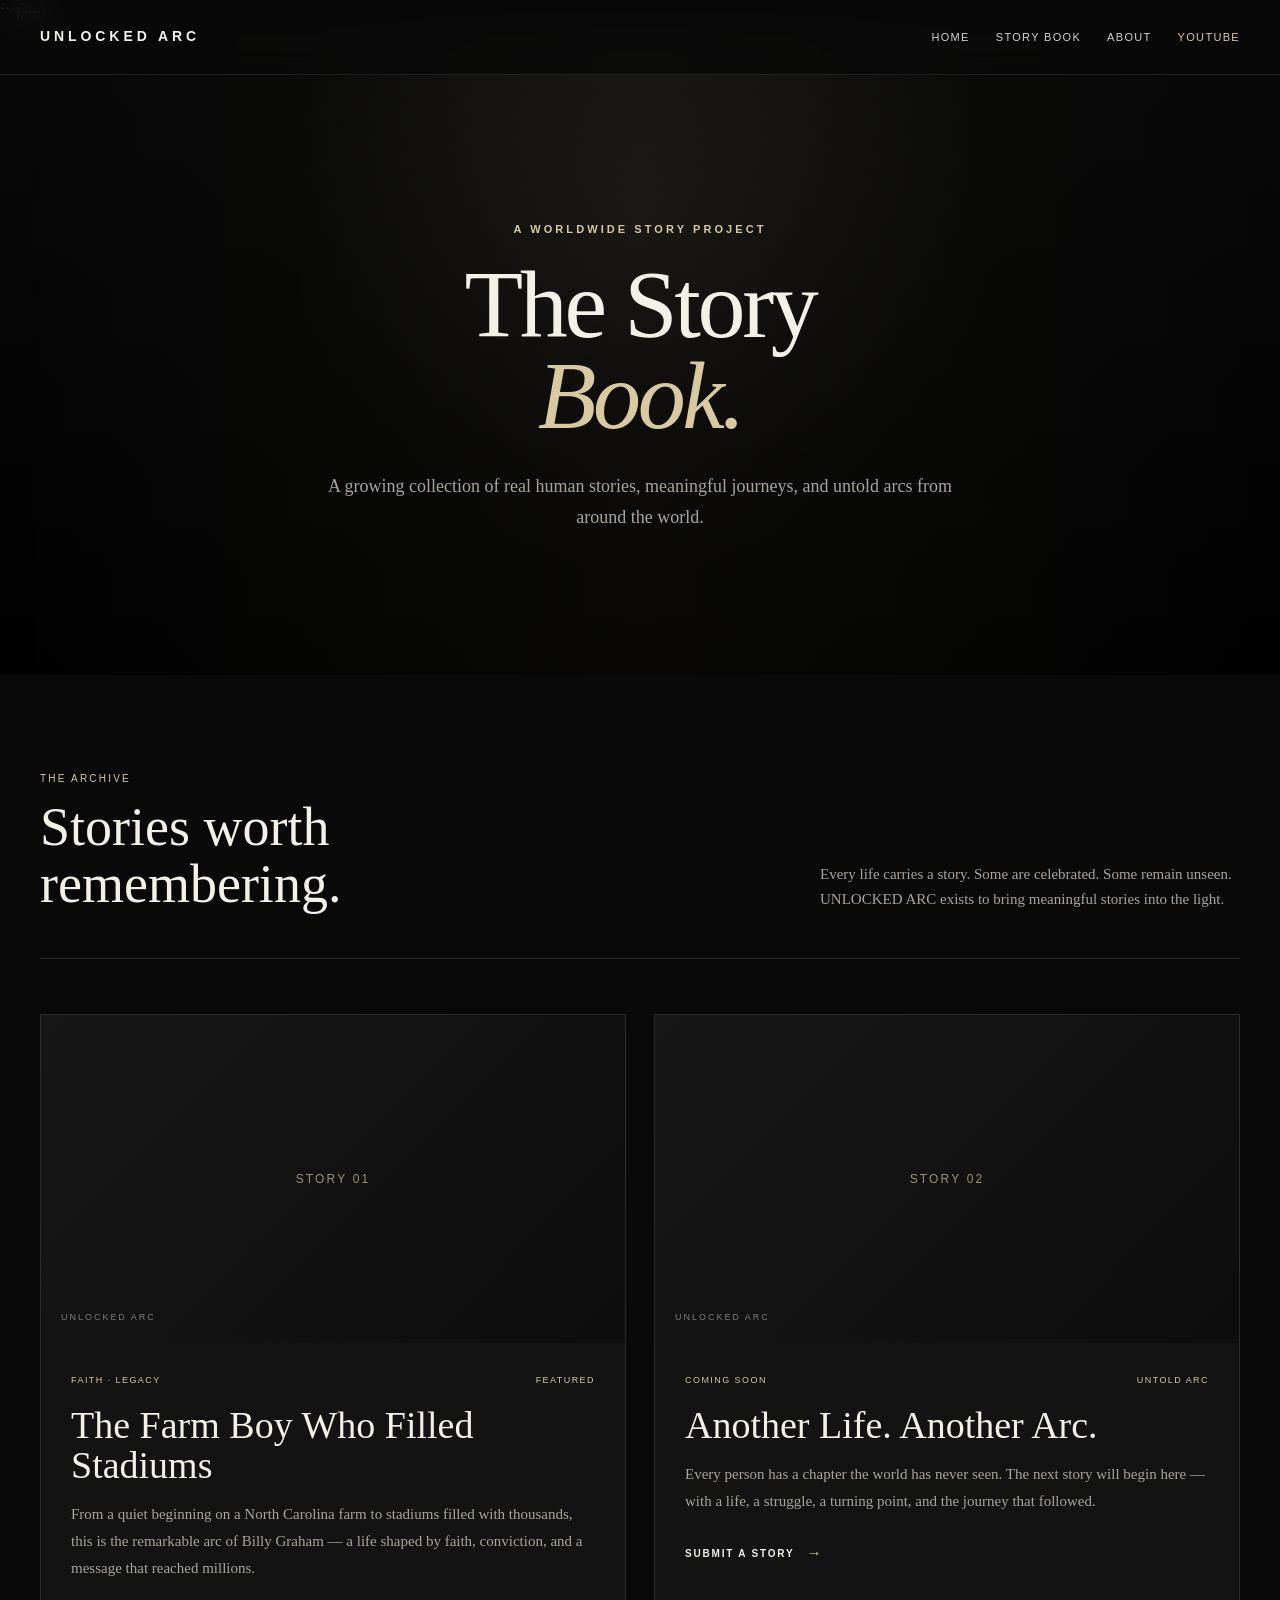
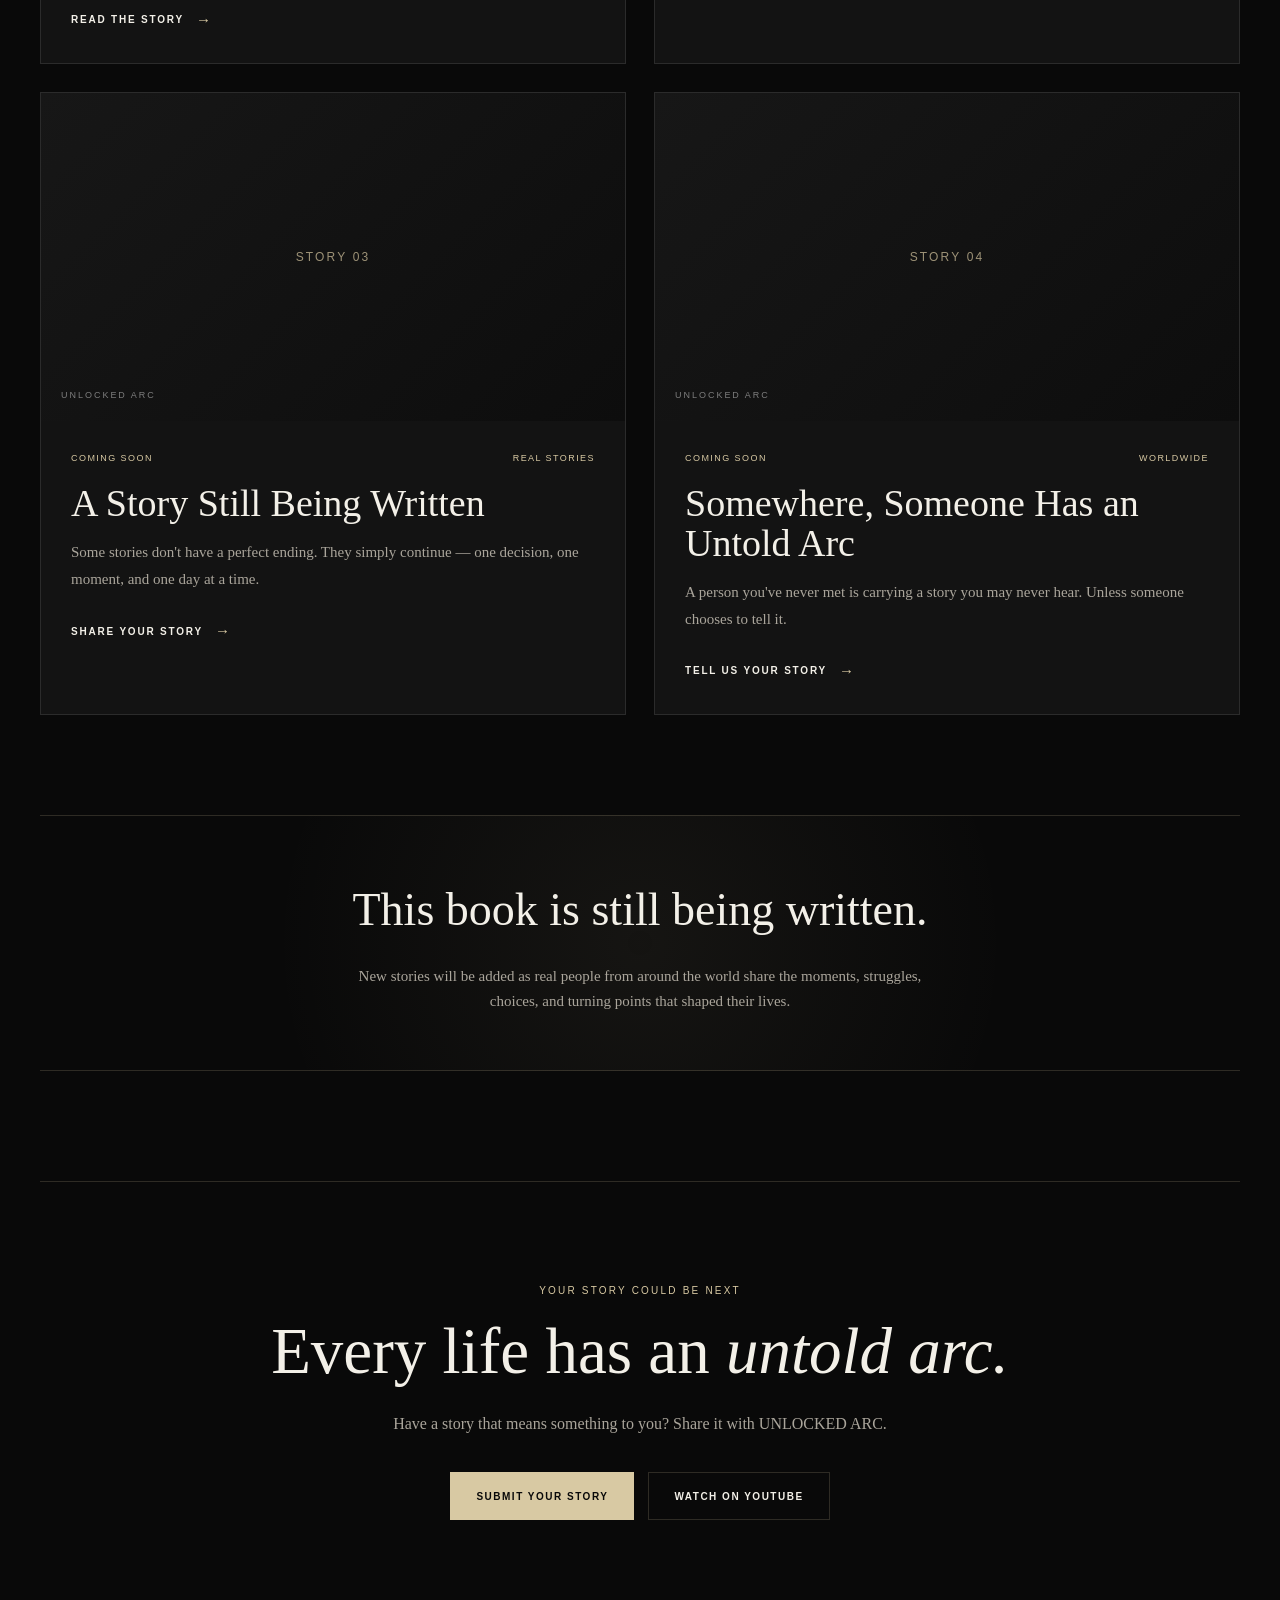
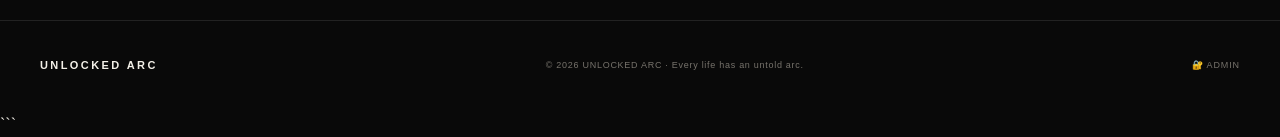
<file: stories.html>
```html
<!DOCTYPE html>
<html lang="en">
<head>
  <meta charset="UTF-8">

  <meta name="viewport" content="width=device-width, initial-scale=1.0">

  <title>Story Book — UNLOCKED ARC</title>

  <meta
    name="description"
    content="The UNLOCKED ARC Story Book — real human stories, meaningful journeys, and untold arcs from around the world."
  >

  <link
    rel="canonical"
    href="https://unlockedarcmedia-lgtm.github.io/Unlocked_Arc/stories.html"
  >

  <style>
    :root {
      --bg: #090909;
      --bg-soft: #101010;
      --card: #131313;
      --card-hover: #181818;
      --text: #f3f0e8;
      --muted: #aaa59b;
      --accent: #d8c9a3;
      --line: rgba(216, 201, 163, 0.18);
      --white-line: rgba(255,255,255,0.10);
      --max: 1200px;
    }

    * {
      box-sizing: border-box;
      margin: 0;
      padding: 0;
    }

    html {
      scroll-behavior: smooth;
    }

    body {
      background: var(--bg);
      color: var(--text);
      font-family: Georgia, "Times New Roman", serif;
      line-height: 1.7;
    }

    a {
      color: inherit;
      text-decoration: none;
    }

    img {
      display: block;
      width: 100%;
    }

    /* =========================
       NAVIGATION
    ========================== */

    header {
      position: fixed;
      top: 0;
      left: 0;
      width: 100%;
      z-index: 1000;
      background: rgba(9, 9, 9, 0.82);
      backdrop-filter: blur(14px);
      border-bottom: 1px solid var(--white-line);
    }

    .nav {
      width: min(100% - 40px, var(--max));
      margin: auto;
      min-height: 74px;

      display: flex;
      align-items: center;
      justify-content: space-between;
      gap: 30px;
    }

    .brand {
      font-family: Arial, Helvetica, sans-serif;
      font-size: 14px;
      font-weight: 700;
      letter-spacing: 0.28em;
      white-space: nowrap;
    }

    .nav-links {
      display: flex;
      align-items: center;
      gap: 26px;

      font-family: Arial, Helvetica, sans-serif;
      font-size: 11px;
      letter-spacing: 0.12em;
      text-transform: uppercase;
    }

    .nav-links a {
      color: #d7d3ca;
      transition: color 0.25s ease;
    }

    .nav-links a:hover {
      color: var(--accent);
    }

    .youtube-link {
      color: var(--accent) !important;
    }

    /* =========================
       HERO
    ========================== */

    .hero {
      min-height: 72vh;
      padding: 150px 20px 100px;

      display: flex;
      align-items: center;
      justify-content: center;

      position: relative;
      overflow: hidden;

      background:
        linear-gradient(
          to bottom,
          rgba(0,0,0,0.28),
          rgba(0,0,0,0.92)
        ),
        radial-gradient(
          circle at 50% 30%,
          rgba(216,201,163,0.12),
          transparent 45%
        ),
        #0b0b0b;
    }

    .hero::before {
      content: "";
      position: absolute;
      inset: 0;

      background:
        linear-gradient(
          90deg,
          transparent,
          rgba(216,201,163,0.035),
          transparent
        );

      pointer-events: none;
    }

    .hero-content {
      position: relative;
      z-index: 2;
      max-width: 900px;
      text-align: center;
    }

    .eyebrow {
      margin-bottom: 20px;

      color: var(--accent);

      font-family: Arial, Helvetica, sans-serif;
      font-size: 11px;
      font-weight: 700;
      letter-spacing: 0.28em;
      text-transform: uppercase;
    }

    .hero h1 {
      font-size: clamp(48px, 8vw, 96px);
      line-height: 0.95;
      font-weight: 400;
      letter-spacing: -0.035em;
    }

    .hero h1 span {
      color: var(--accent);
      font-style: italic;
    }

    .hero-description {
      max-width: 650px;
      margin: 30px auto 0;

      color: var(--muted);
      font-size: 18px;
    }

    /* =========================
       MAIN
    ========================== */

    main {
      width: min(100% - 40px, var(--max));
      margin: auto;
    }

    .section-heading {
      padding: 95px 0 45px;

      display: flex;
      justify-content: space-between;
      align-items: end;
      gap: 30px;

      border-bottom: 1px solid var(--line);
    }

    .section-label {
      margin-bottom: 12px;

      color: var(--accent);

      font-family: Arial, Helvetica, sans-serif;
      font-size: 10px;
      letter-spacing: 0.22em;
      text-transform: uppercase;
    }

    .section-heading h2 {
      font-size: clamp(32px, 5vw, 54px);
      line-height: 1.05;
      font-weight: 400;
    }

    .section-heading p {
      max-width: 420px;
      color: var(--muted);
      font-size: 15px;
    }

    /* =========================
       STORY GRID
    ========================== */

    .stories-grid {
      display: grid;
      grid-template-columns: repeat(2, 1fr);
      gap: 28px;

      padding: 55px 0 100px;
    }

    .story-card {
      background: var(--card);
      border: 1px solid var(--white-line);

      transition:
        transform 0.35s ease,
        background 0.35s ease,
        border-color 0.35s ease;

      overflow: hidden;
    }

    .story-card:hover {
      transform: translateY(-6px);
      background: var(--card-hover);
      border-color: var(--line);
    }

    .story-image {
      aspect-ratio: 16 / 9;

      display: flex;
      align-items: center;
      justify-content: center;

      background:
        linear-gradient(
          135deg,
          #171717,
          #0d0d0d
        );

      position: relative;
      overflow: hidden;
    }

    .story-image::after {
      content: "UNLOCKED ARC";

      position: absolute;
      bottom: 18px;
      left: 20px;

      color: rgba(255,255,255,0.45);

      font-family: Arial, Helvetica, sans-serif;
      font-size: 9px;
      letter-spacing: 0.22em;
    }

    .story-number {
      color: rgba(216,201,163,0.7);

      font-family: Arial, Helvetica, sans-serif;
      font-size: 12px;
      letter-spacing: 0.18em;
    }

    .story-content {
      padding: 30px;
    }

    .story-meta {
      display: flex;
      justify-content: space-between;
      gap: 20px;

      margin-bottom: 18px;

      color: var(--accent);

      font-family: Arial, Helvetica, sans-serif;
      font-size: 9px;
      letter-spacing: 0.16em;
      text-transform: uppercase;
    }

    .story-content h3 {
      margin-bottom: 15px;

      font-size: clamp(25px, 3vw, 38px);
      line-height: 1.05;
      font-weight: 400;
    }

    .story-content p {
      color: var(--muted);
      font-size: 15px;
      line-height: 1.8;
    }

    .read-link {
      display: inline-flex;
      align-items: center;
      gap: 12px;

      margin-top: 25px;

      color: var(--text);

      font-family: Arial, Helvetica, sans-serif;
      font-size: 10px;
      font-weight: 700;
      letter-spacing: 0.18em;
      text-transform: uppercase;

      transition: color 0.25s ease;
    }

    .read-link::after {
      content: "→";
      color: var(--accent);
      font-size: 15px;
    }

    .read-link:hover {
      color: var(--accent);
    }

    /* =========================
       FUTURE STORIES
    ========================== */

    .coming-section {
      padding: 0 0 110px;
    }

    .coming-box {
      padding: 55px 35px;

      text-align: center;

      border-top: 1px solid var(--line);
      border-bottom: 1px solid var(--line);

      background:
        radial-gradient(
          circle at center,
          rgba(216,201,163,0.06),
          transparent 60%
        );
    }

    .coming-box h2 {
      margin-bottom: 15px;

      font-size: clamp(28px, 4vw, 46px);
      font-weight: 400;
    }

    .coming-box p {
      max-width: 600px;
      margin: auto;

      color: var(--muted);
      font-size: 15px;
    }

    /* =========================
       CTA
    ========================== */

    .cta {
      padding: 100px 20px;

      text-align: center;

      border-top: 1px solid var(--line);
    }

    .cta-label {
      margin-bottom: 18px;

      color: var(--accent);

      font-family: Arial, Helvetica, sans-serif;
      font-size: 10px;
      letter-spacing: 0.22em;
      text-transform: uppercase;
    }

    .cta h2 {
      max-width: 800px;
      margin: auto;

      font-size: clamp(34px, 6vw, 65px);
      line-height: 1.05;
      font-weight: 400;
    }

    .cta p {
      max-width: 580px;
      margin: 25px auto 35px;

      color: var(--muted);
    }

    .button-group {
      display: flex;
      justify-content: center;
      flex-wrap: wrap;
      gap: 14px;
    }

    .button {
      display: inline-flex;
      align-items: center;
      justify-content: center;

      min-height: 48px;
      padding: 0 25px;

      border: 1px solid var(--line);

      font-family: Arial, Helvetica, sans-serif;
      font-size: 10px;
      font-weight: 700;
      letter-spacing: 0.15em;
      text-transform: uppercase;

      transition: all 0.25s ease;
    }

    .button:hover {
      background: var(--accent);
      color: #090909;
      border-color: var(--accent);
    }

    .button.primary {
      background: var(--accent);
      color: #090909;
      border-color: var(--accent);
    }

    .button.primary:hover {
      background: transparent;
      color: var(--accent);
    }

    /* =========================
       FOOTER
    ========================== */

    footer {
      border-top: 1px solid var(--white-line);
      padding: 35px 20px;
    }

    .footer-inner {
      width: min(100%, var(--max));
      margin: auto;

      display: flex;
      align-items: center;
      justify-content: space-between;
      gap: 20px;
    }

    .footer-brand {
      font-family: Arial, Helvetica, sans-serif;
      font-size: 11px;
      font-weight: 700;
      letter-spacing: 0.22em;
    }

    .footer-copy {
      color: #77736c;

      font-family: Arial, Helvetica, sans-serif;
      font-size: 9px;
      letter-spacing: 0.08em;
    }

    .admin-link {
      color: #77736c;

      font-family: Arial, Helvetica, sans-serif;
      font-size: 9px;
      letter-spacing: 0.1em;
      text-transform: uppercase;
    }

    .admin-link:hover {
      color: var(--accent);
    }

    /* =========================
       MOBILE
    ========================== */

    @media (max-width: 800px) {

      .nav {
        min-height: 65px;
      }

      .nav-links {
        gap: 14px;
        font-size: 9px;
      }

      .nav-links a:nth-child(3) {
        display: none;
      }

      .hero {
        min-height: 70vh;
        padding-top: 125px;
      }

      .hero-description {
        font-size: 16px;
      }

      .section-heading {
        display: block;
      }

      .section-heading p {
        margin-top: 20px;
      }

      .stories-grid {
        grid-template-columns: 1fr;
      }

      .footer-inner {
        flex-direction: column;
        text-align: center;
      }
    }

    @media (max-width: 520px) {

      main {
        width: min(100% - 28px, var(--max));
      }

      .nav {
        width: min(100% - 28px, var(--max));
      }

      .brand {
        font-size: 11px;
        letter-spacing: 0.2em;
      }

      .nav-links {
        gap: 10px;
      }

      .nav-links a:nth-child(2) {
        display: none;
      }

      .story-content {
        padding: 24px;
      }

      .story-content h3 {
        font-size: 28px;
      }

      .button {
        width: 100%;
      }
    }
  </style>
</head>

<body>

  <!-- =========================
       NAVIGATION
  ========================== -->

  <header>
    <nav class="nav">

      <a href="index.html" class="brand">
        UNLOCKED ARC
      </a>

      <div class="nav-links">

        <a href="index.html">
          Home
        </a>

        <a href="stories.html">
          Story Book
        </a>

        <a href="index.html#about">
          About
        </a>

        <a
          href="https://www.youtube.com/@unlockedArcMedia"
          target="_blank"
          rel="noopener noreferrer"
          class="youtube-link"
        >
          YouTube
        </a>

      </div>

    </nav>
  </header>


  <!-- =========================
       HERO
  ========================== -->

  <section class="hero">

    <div class="hero-content">

      <div class="eyebrow">
        A Worldwide Story Project
      </div>

      <h1>
        The Story<br>
        <span>Book.</span>
      </h1>

      <p class="hero-description">
        A growing collection of real human stories,
        meaningful journeys, and untold arcs from around
        the world.
      </p>

    </div>

  </section>


  <!-- =========================
       STORIES
  ========================== -->

  <main>

    <section class="section-heading">

      <div>

        <div class="section-label">
          The Archive
        </div>

        <h2>
          Stories worth<br>
          remembering.
        </h2>

      </div>

      <p>
        Every life carries a story. Some are celebrated.
        Some remain unseen. UNLOCKED ARC exists to bring
        meaningful stories into the light.
      </p>

    </section>


    <section class="stories-grid">


      <!-- STORY 01 -->

      <article class="story-card">

        <div class="story-image">

          <span class="story-number">
            STORY 01
          </span>

        </div>

        <div class="story-content">

          <div class="story-meta">

            <span>
              Faith · Legacy
            </span>

            <span>
              Featured
            </span>

          </div>

          <h3>
            The Farm Boy Who Filled Stadiums
          </h3>

          <p>
            From a quiet beginning on a North Carolina farm
            to stadiums filled with thousands, this is the
            remarkable arc of Billy Graham — a life shaped
            by faith, conviction, and a message that reached
            millions.
          </p>

          <a href="story.html" class="read-link">
            Read the story
          </a>

        </div>

      </article>


      <!-- STORY 02 -->

      <article class="story-card">

        <div class="story-image">

          <span class="story-number">
            STORY 02
          </span>

        </div>

        <div class="story-content">

          <div class="story-meta">

            <span>
              Coming Soon
            </span>

            <span>
              Untold Arc
            </span>

          </div>

          <h3>
            Another Life. Another Arc.
          </h3>

          <p>
            Every person has a chapter the world has never
            seen. The next story will begin here — with a
            life, a struggle, a turning point, and the
            journey that followed.
          </p>

          <a href="index.html#submit-story" class="read-link">
            Submit a story
          </a>

        </div>

      </article>


      <!-- STORY 03 -->

      <article class="story-card">

        <div class="story-image">

          <span class="story-number">
            STORY 03
          </span>

        </div>

        <div class="story-content">

          <div class="story-meta">

            <span>
              Coming Soon
            </span>

            <span>
              Real Stories
            </span>

          </div>

          <h3>
            A Story Still Being Written
          </h3>

          <p>
            Some stories don't have a perfect ending.
            They simply continue — one decision, one
            moment, and one day at a time.
          </p>

          <a href="index.html#submit-story" class="read-link">
            Share your story
          </a>

        </div>

      </article>


      <!-- STORY 04 -->

      <article class="story-card">

        <div class="story-image">

          <span class="story-number">
            STORY 04
          </span>

        </div>

        <div class="story-content">

          <div class="story-meta">

            <span>
              Coming Soon
            </span>

            <span>
              Worldwide
            </span>

          </div>

          <h3>
            Somewhere, Someone Has an Untold Arc
          </h3>

          <p>
            A person you've never met is carrying a story
            you may never hear. Unless someone chooses to
            tell it.
          </p>

          <a href="index.html#submit-story" class="read-link">
            Tell us your story
          </a>

        </div>

      </article>

    </section>


    <!-- =========================
         COMING SOON
    ========================== -->

    <section class="coming-section">

      <div class="coming-box">

        <h2>
          This book is still being written.
        </h2>

        <p>
          New stories will be added as real people
          from around the world share the moments,
          struggles, choices, and turning points that
          shaped their lives.
        </p>

      </div>

    </section>


    <!-- =========================
         CTA
    ========================== -->

    <section class="cta">

      <div class="cta-label">
        Your story could be next
      </div>

      <h2>
        Every life has an
        <em>untold arc.</em>
      </h2>

      <p>
        Have a story that means something to you?
        Share it with UNLOCKED ARC.
      </p>

      <div class="button-group">

        <a
          href="index.html#submit-story"
          class="button primary"
        >
          Submit Your Story
        </a>

        <a
          href="https://www.youtube.com/@unlockedArcMedia"
          target="_blank"
          rel="noopener noreferrer"
          class="button"
        >
          Watch on YouTube
        </a>

      </div>

    </section>

  </main>


  <!-- =========================
       FOOTER
  ========================== -->

  <footer>

    <div class="footer-inner">

      <div class="footer-brand">
        UNLOCKED ARC
      </div>

      <div class="footer-copy">
        © 2026 UNLOCKED ARC · Every life has an untold arc.
      </div>

      <a
        href="admin/"
        class="admin-link"
      >
        🔐 Admin
      </a>

    </div>

  </footer>

</body>
</html>
```
</file>
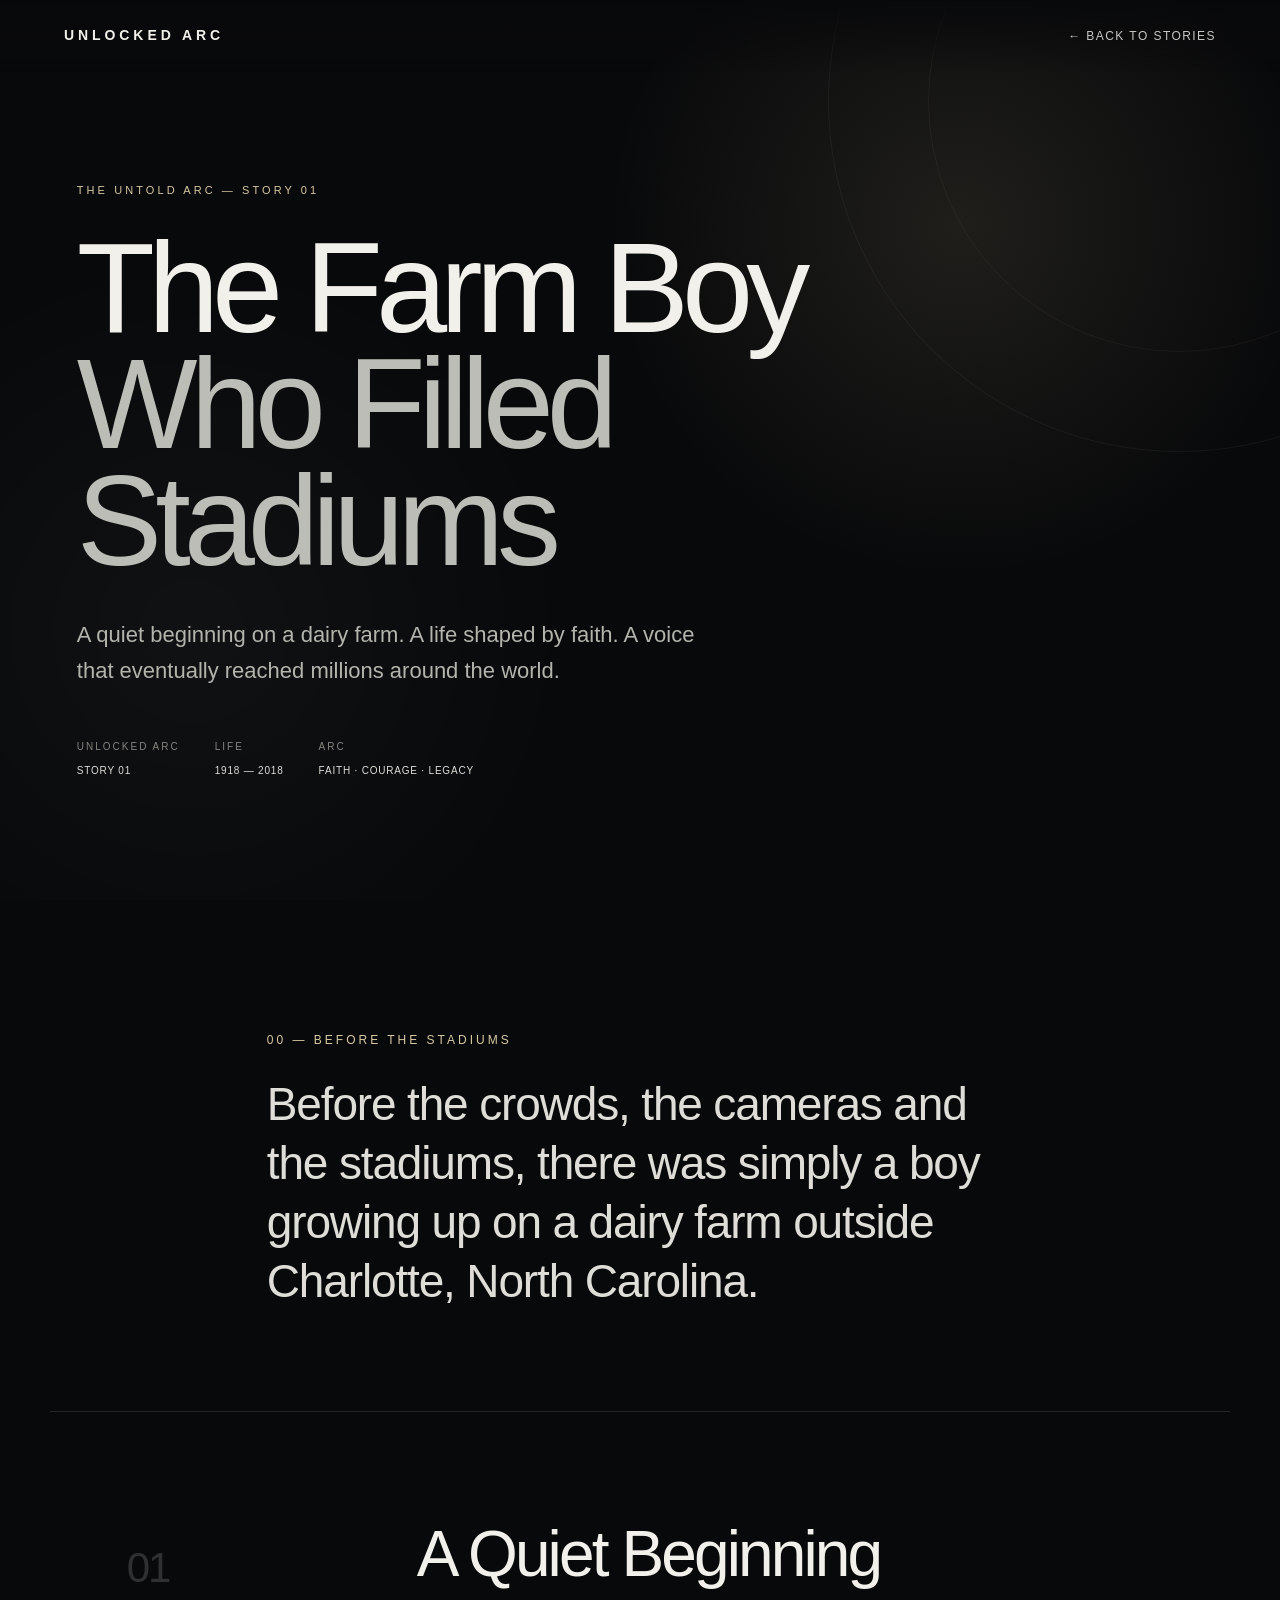
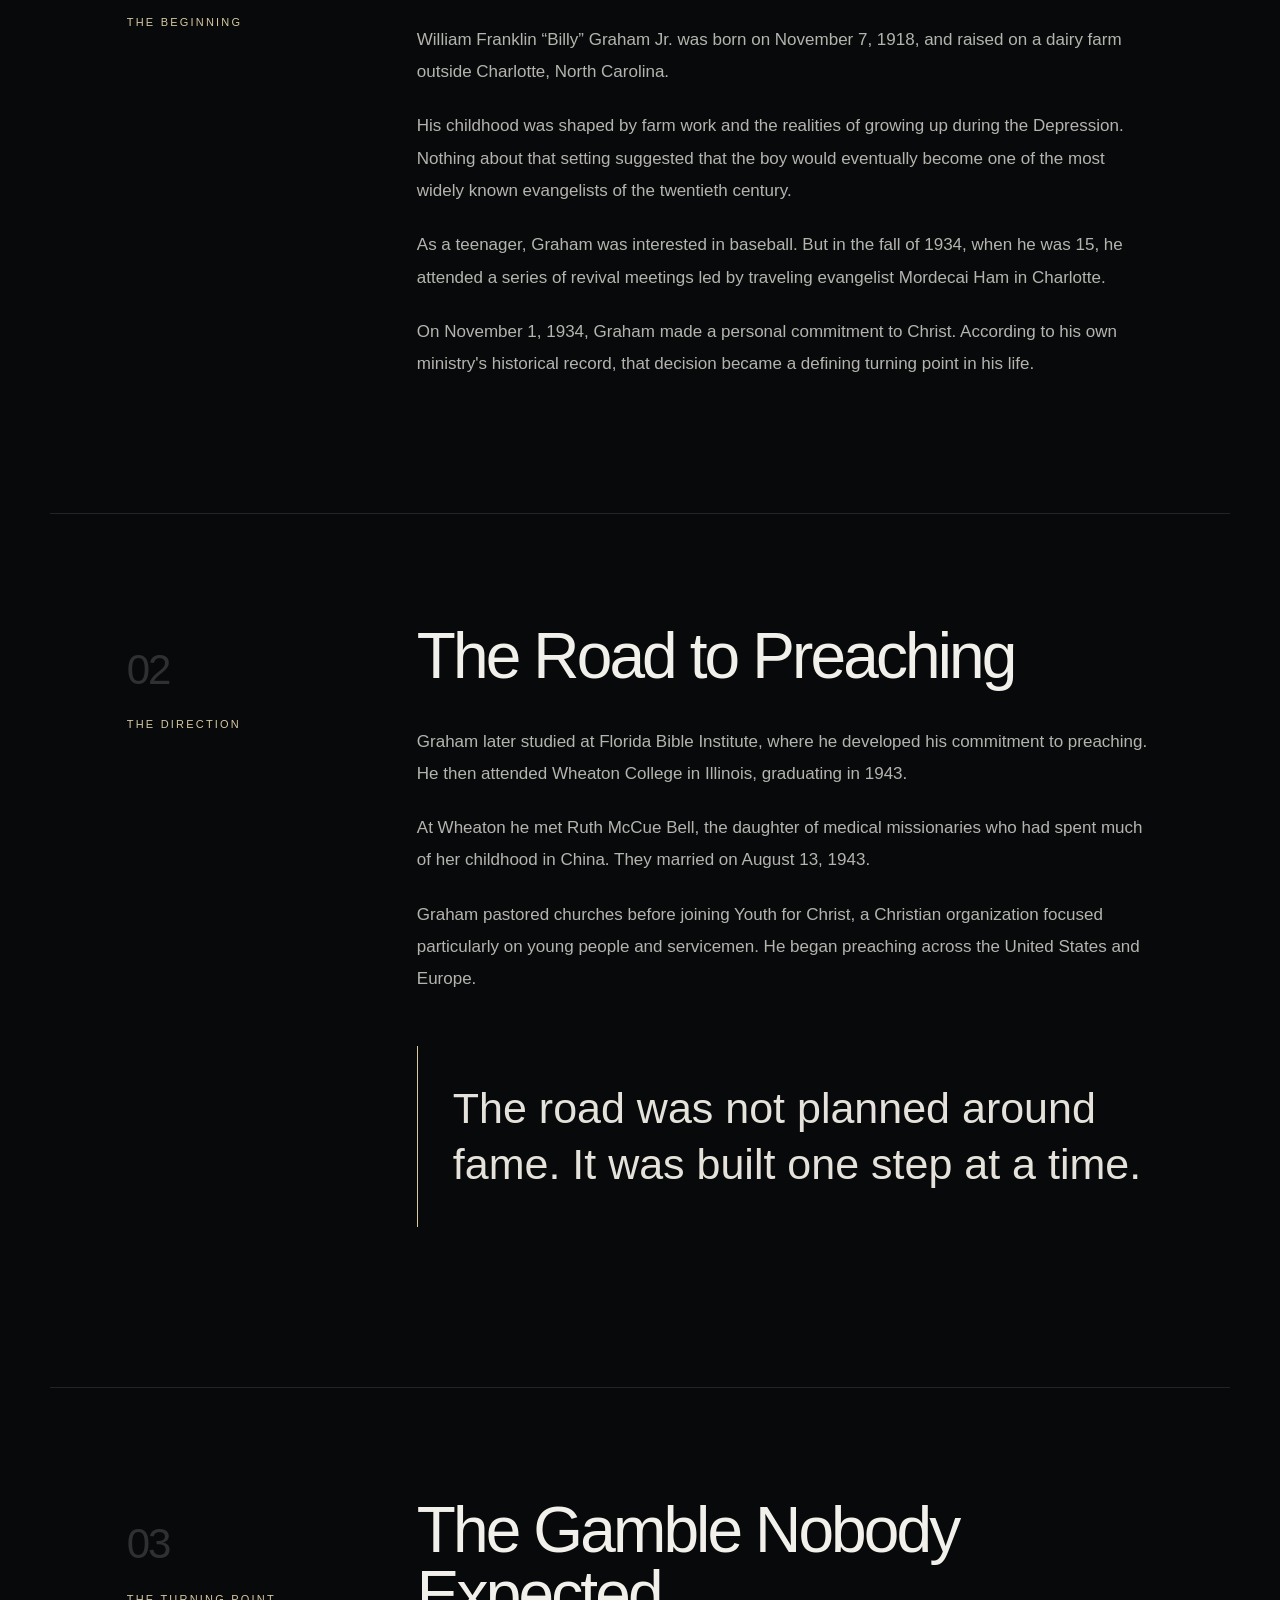
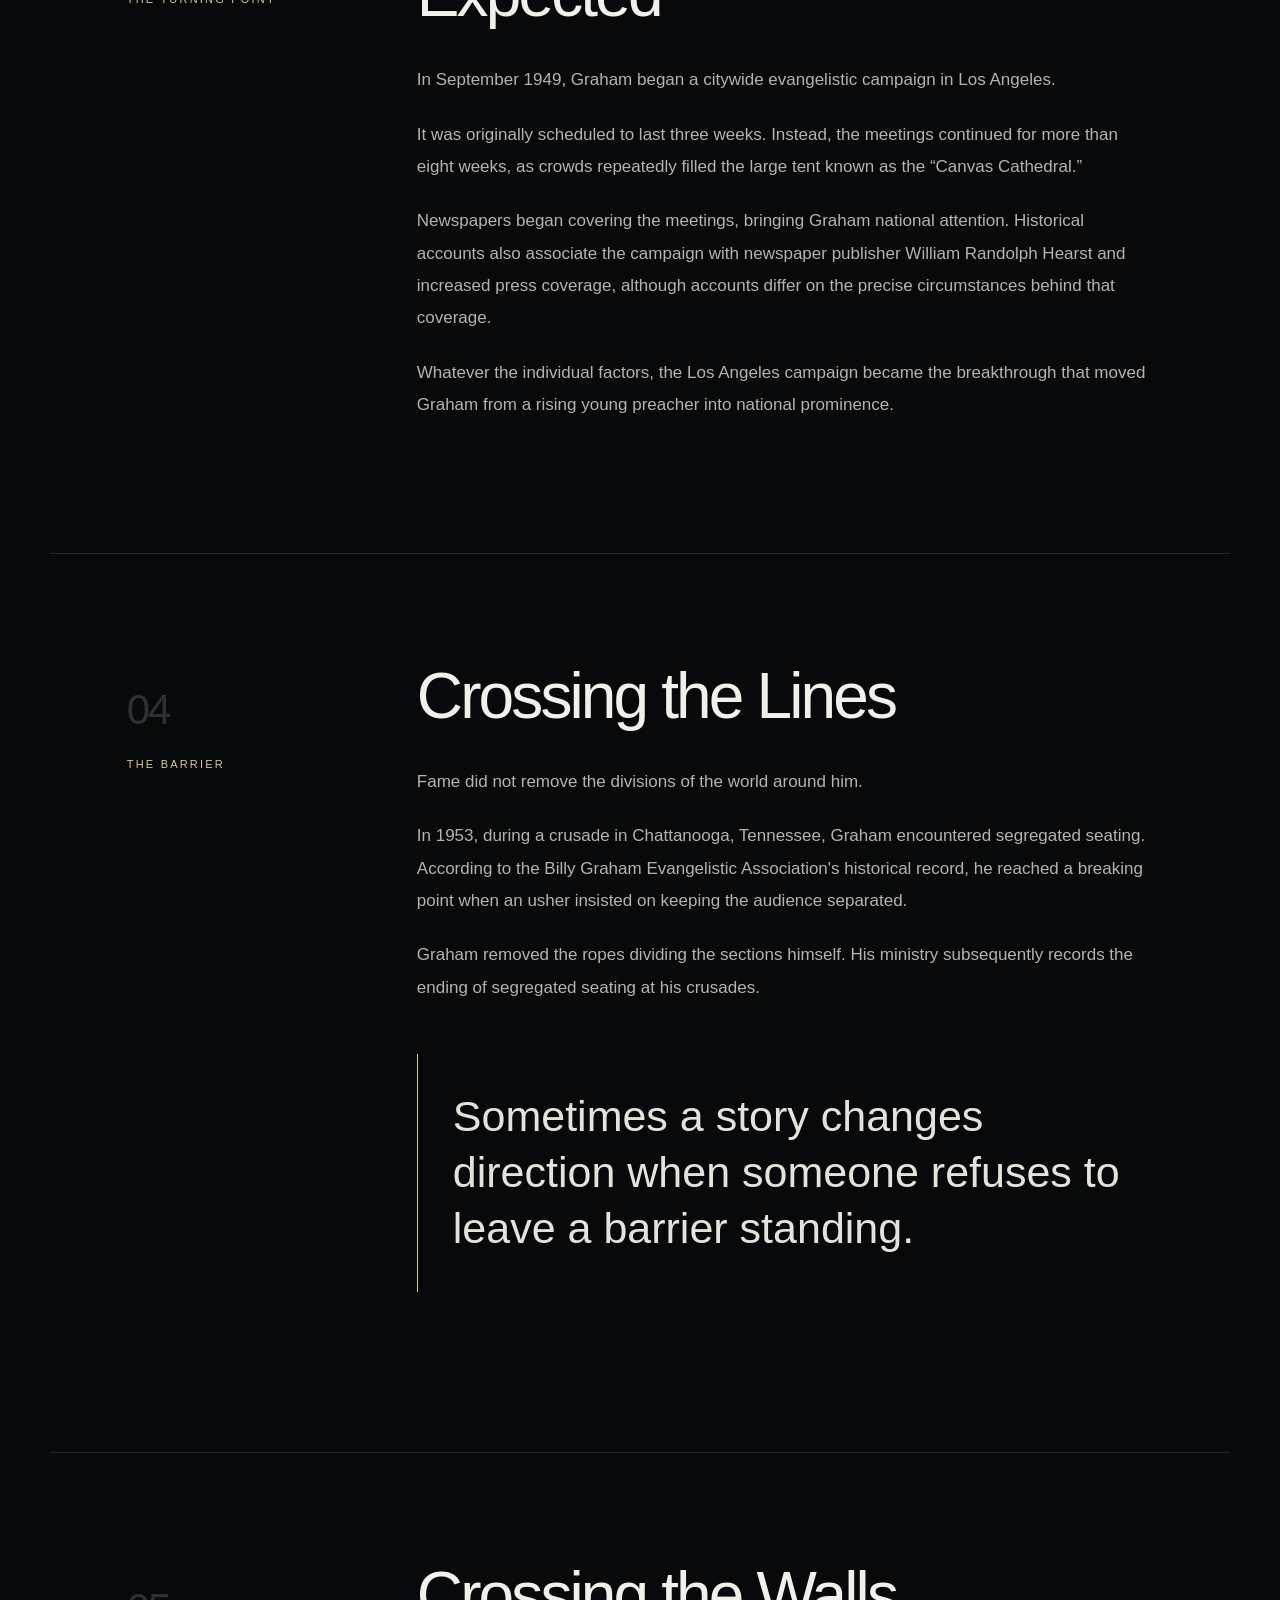
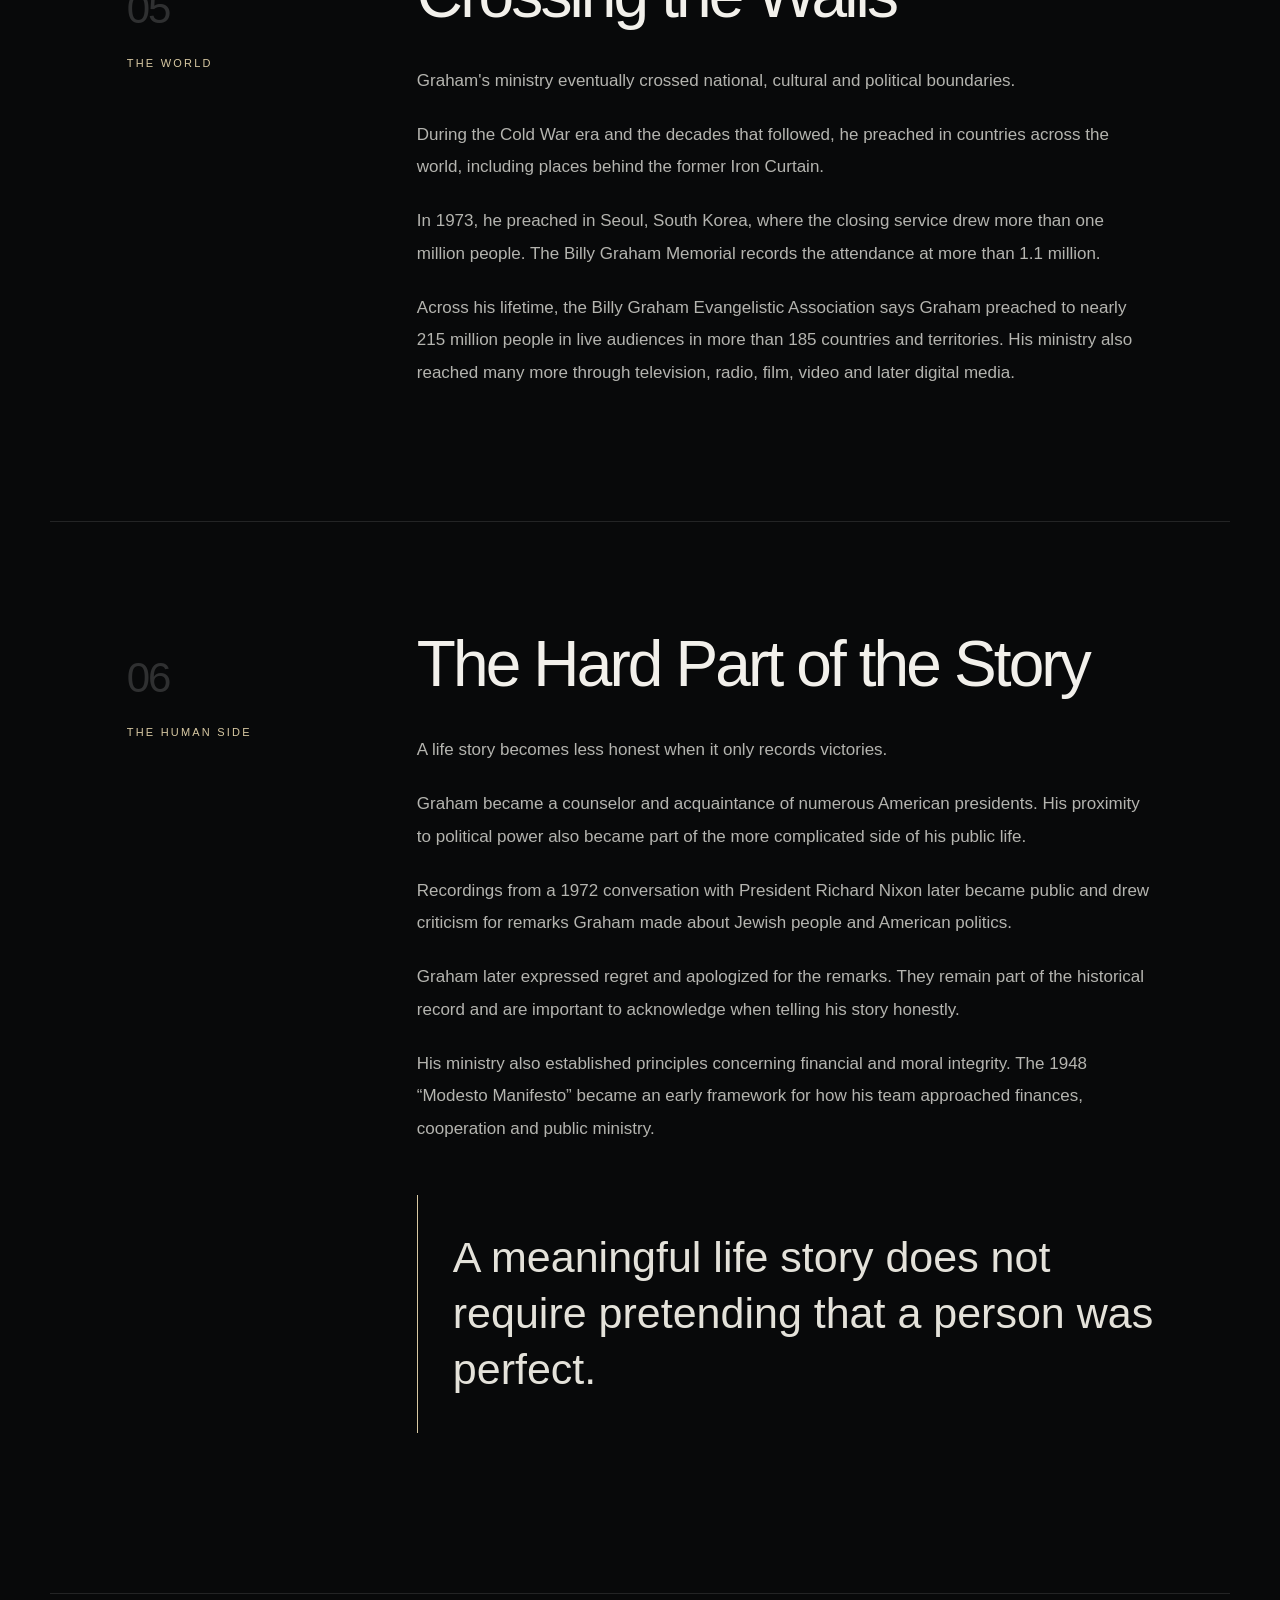
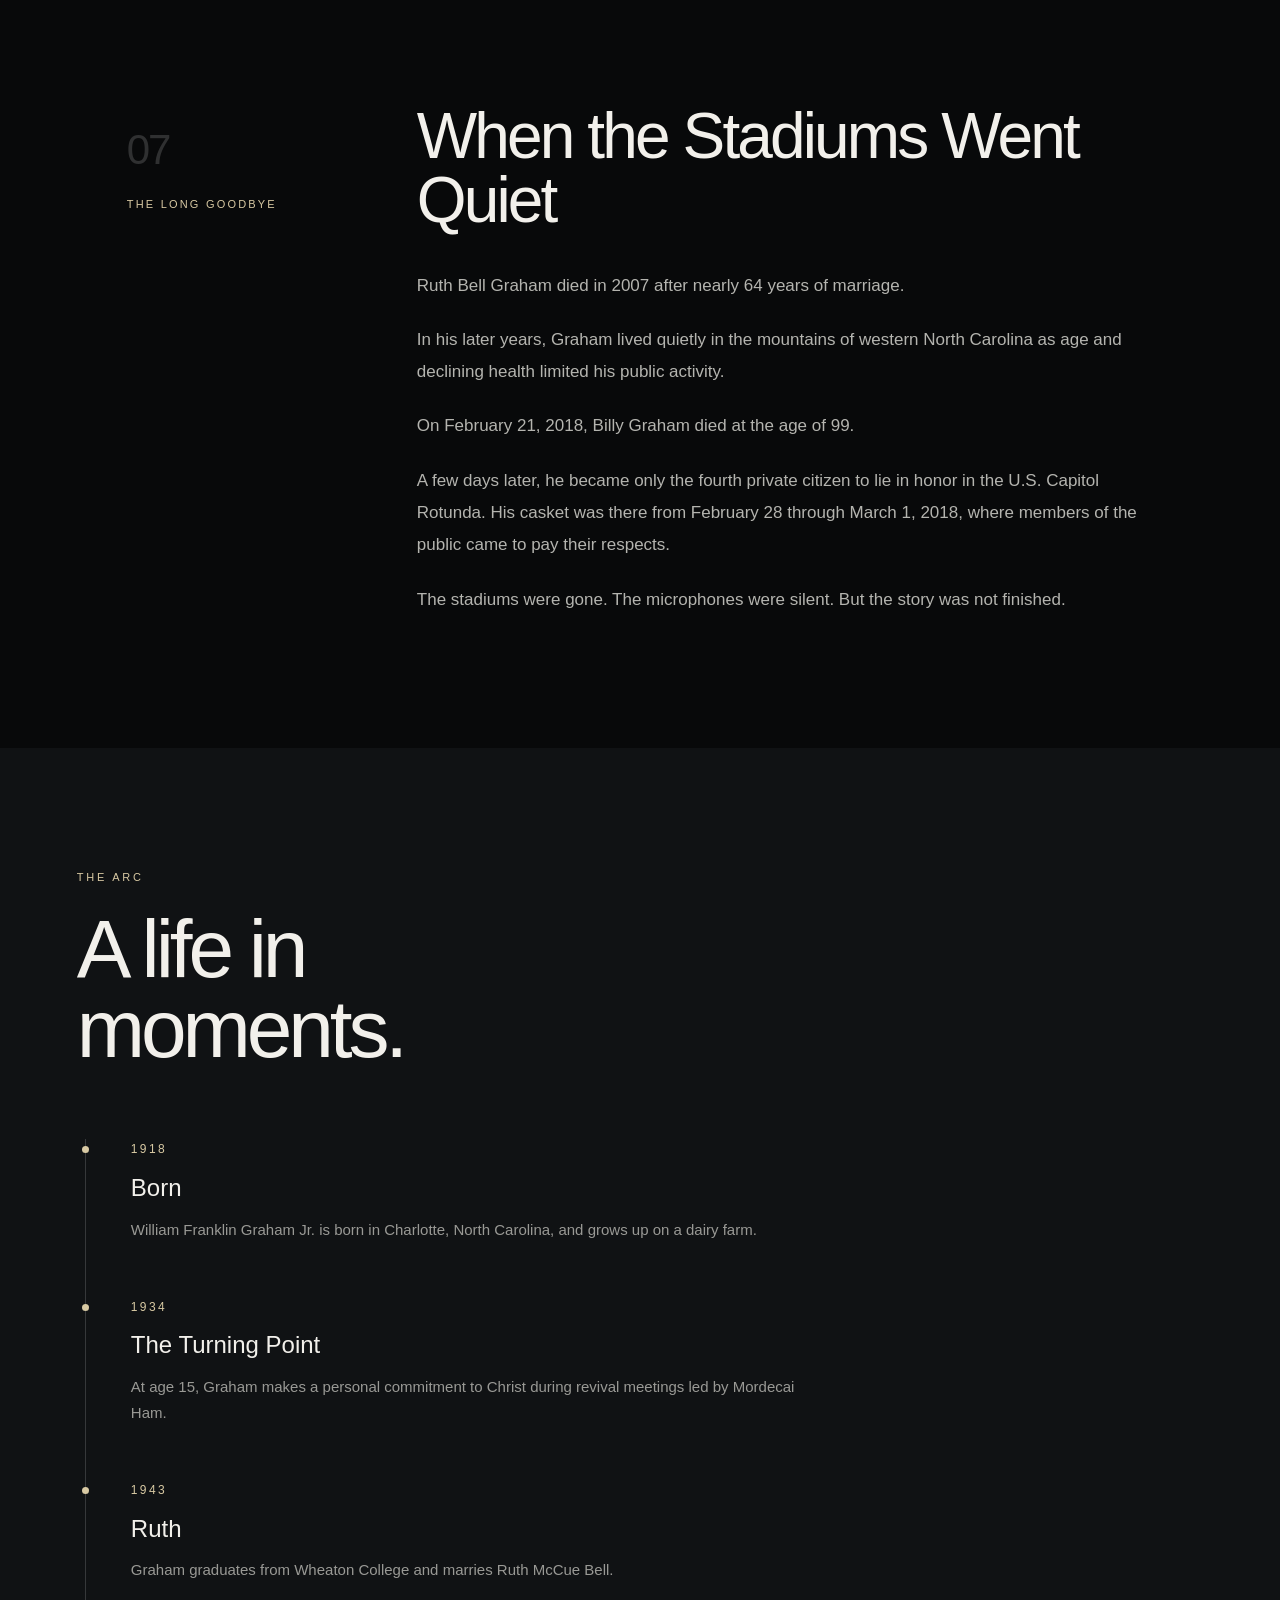
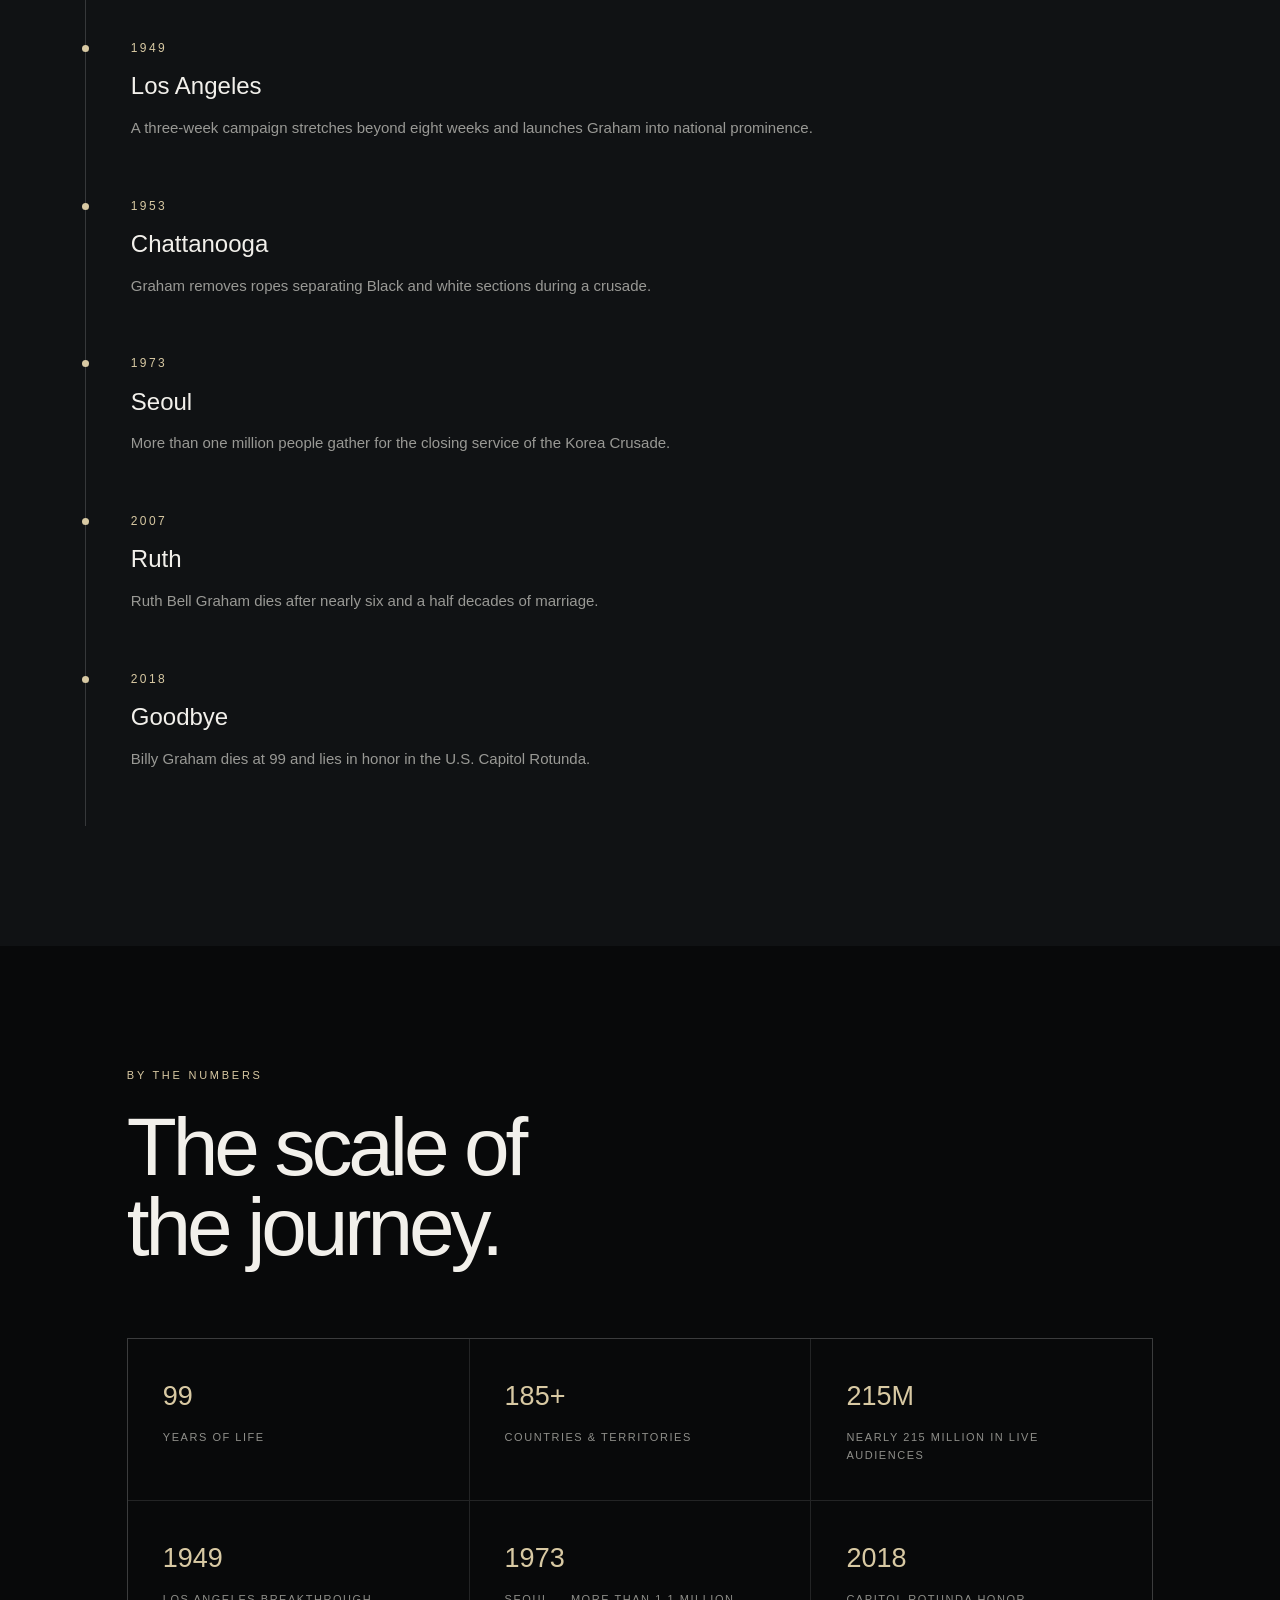
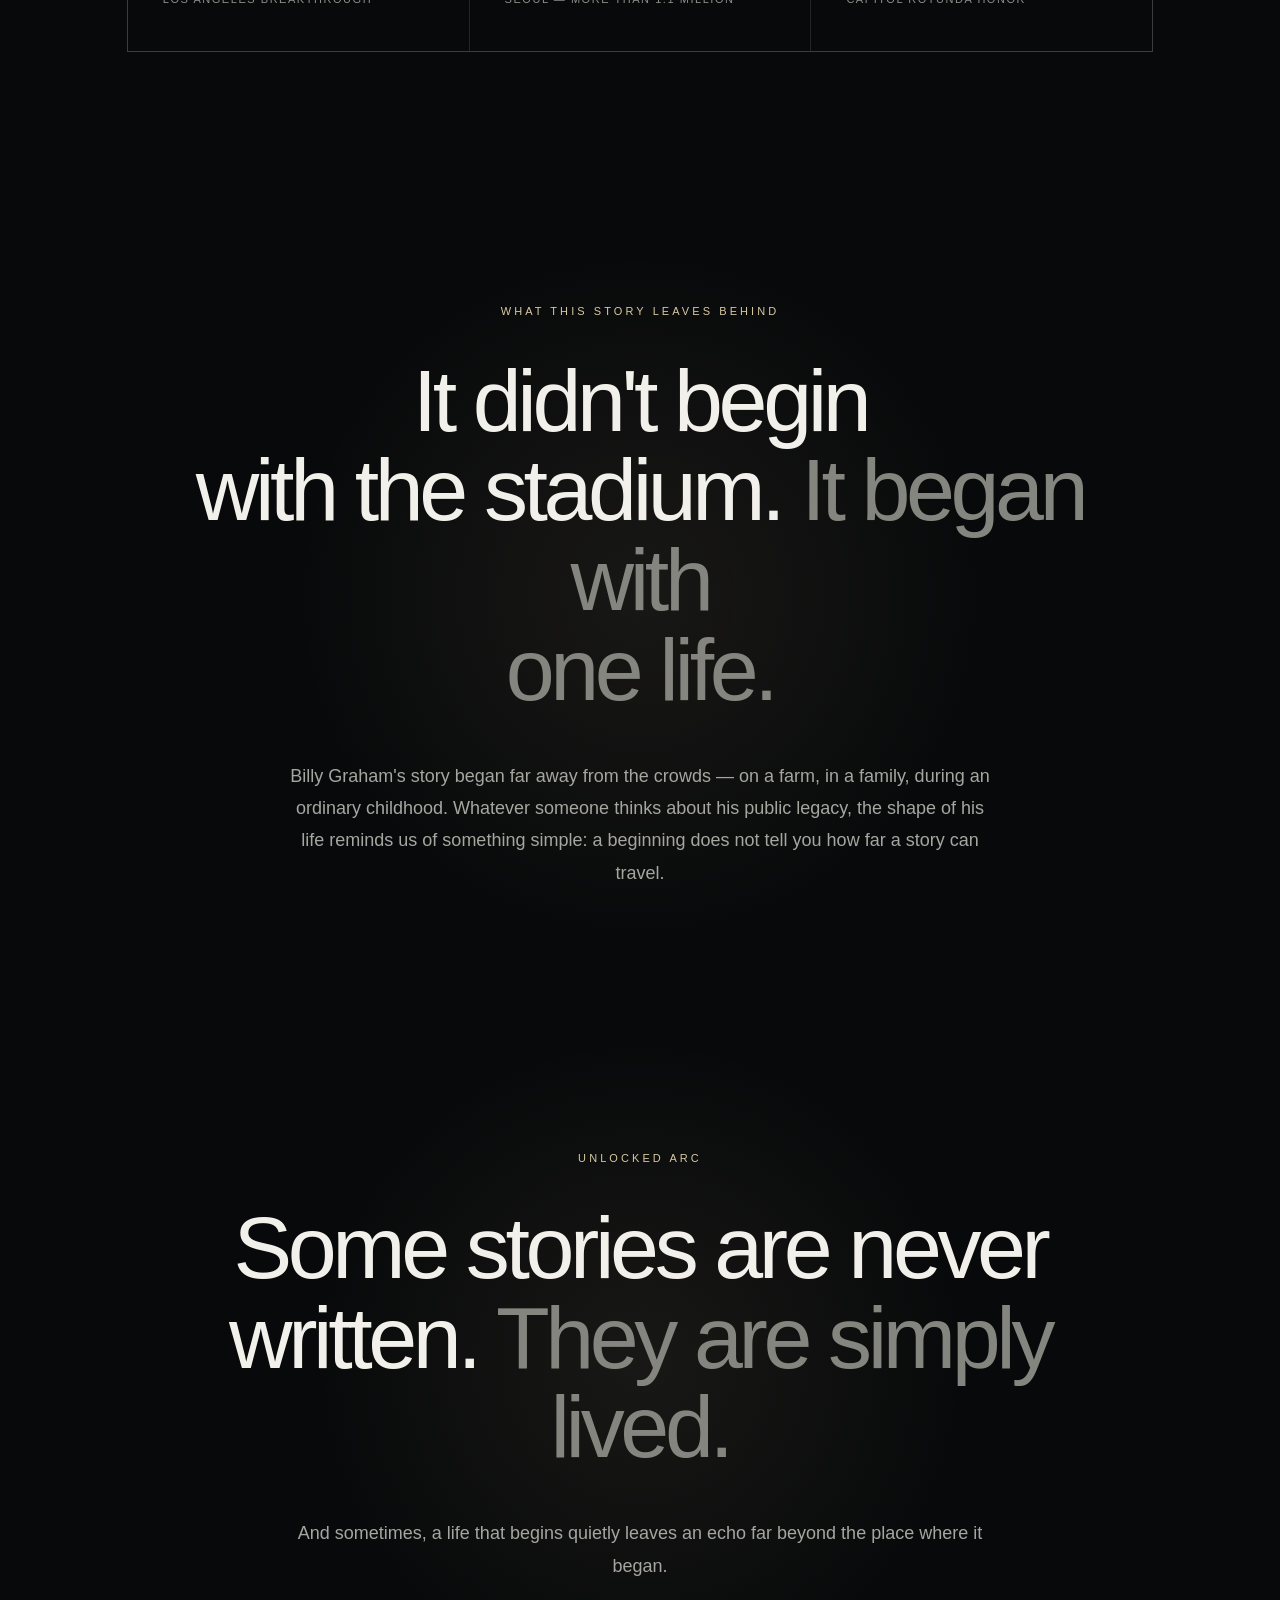
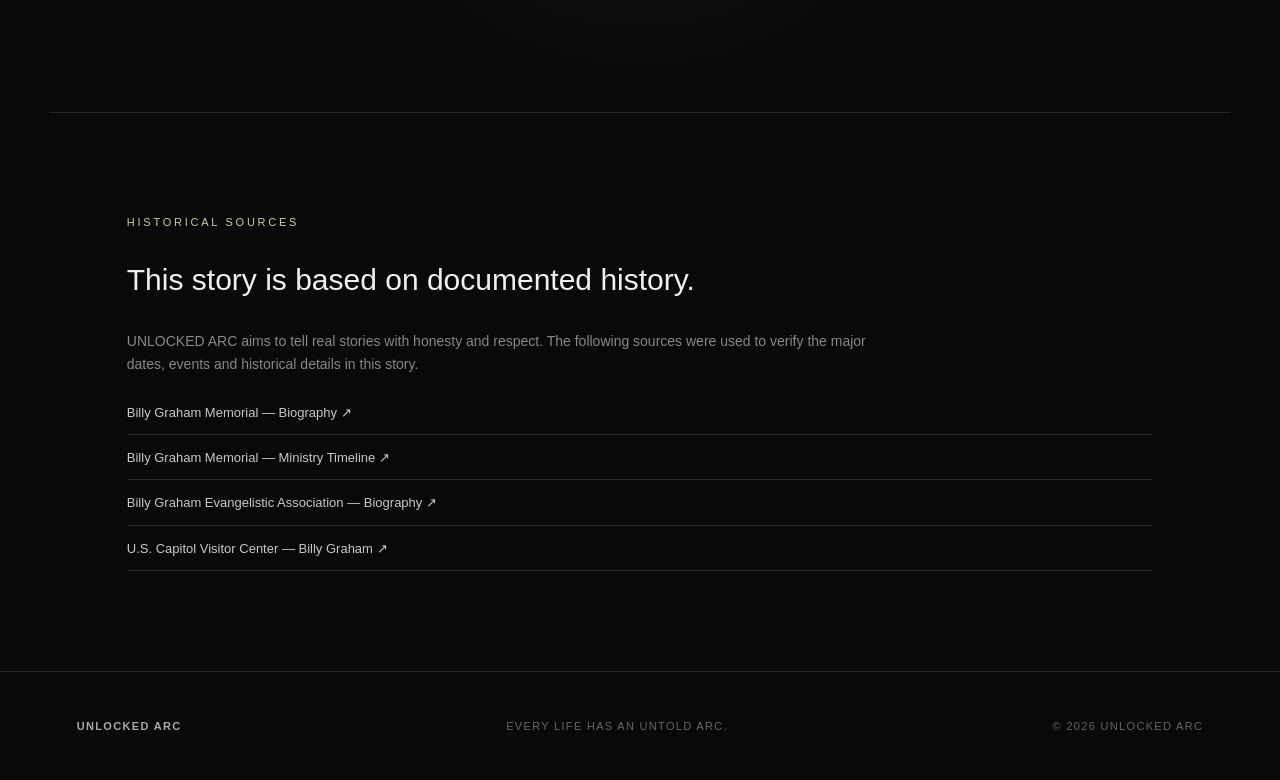
<file: story.html>
<!DOCTYPE html>
<html lang="en">
<head>
  <meta charset="UTF-8">
  <meta name="viewport" content="width=device-width, initial-scale=1.0">

  <title>The Farm Boy Who Filled Stadiums — UNLOCKED ARC</title>

  <meta name="description" content="The story of Billy Graham — from a dairy farm outside Charlotte to stadiums and audiences around the world. A UNLOCKED ARC story.">

  <meta name="author" content="UNLOCKED ARC">

  <link rel="canonical" href="https://unlockedarcmedia-lgtm.github.io/Unlocked_Arc/story.html">

  <meta property="og:title" content="The Farm Boy Who Filled Stadiums — UNLOCKED ARC">
  <meta property="og:description" content="Every life has an untold arc. The story of Billy Graham.">
  <meta property="og:type" content="article">
  <meta property="og:url" content="https://unlockedarcmedia-lgtm.github.io/Unlocked_Arc/story.html">

  <style>
    :root {
      --bg: #08090a;
      --bg-soft: #101214;
      --card: #121416;
      --text: #f2f0eb;
      --muted: #a6a6a1;
      --line: rgba(255,255,255,0.11);
      --accent: #d8c9a3;
      --max: 1180px;
    }

    * {
      margin: 0;
      padding: 0;
      box-sizing: border-box;
    }

    html {
      scroll-behavior: smooth;
    }

    body {
      background: var(--bg);
      color: var(--text);
      font-family: Arial, Helvetica, sans-serif;
      line-height: 1.7;
      overflow-x: hidden;
    }

    a {
      color: inherit;
      text-decoration: none;
    }

    ::selection {
      background: var(--accent);
      color: #08090a;
    }

    /* NAVIGATION */

    nav {
      position: fixed;
      top: 0;
      left: 0;
      width: 100%;
      z-index: 1000;
      padding: 24px 5vw;
      display: flex;
      justify-content: space-between;
      align-items: center;
      background: linear-gradient(
        to bottom,
        rgba(8,9,10,0.96),
        rgba(8,9,10,0)
      );
    }

    .brand {
      font-size: 14px;
      font-weight: 700;
      letter-spacing: 0.28em;
      text-transform: uppercase;
    }

    .back {
      font-size: 12px;
      color: #c7c7c3;
      letter-spacing: 0.12em;
      text-transform: uppercase;
      transition: 0.3s ease;
    }

    .back:hover {
      color: white;
      transform: translateX(-4px);
    }

    /* HERO */

    .hero {
      min-height: 100vh;
      display: flex;
      align-items: flex-end;
      position: relative;
      padding: 150px 6vw 90px;
      overflow: hidden;
      background:
        radial-gradient(
          circle at 75% 25%,
          rgba(216,201,163,0.11),
          transparent 30%
        ),
        radial-gradient(
          circle at 15% 70%,
          rgba(255,255,255,0.035),
          transparent 30%
        ),
        #08090a;
    }

    .hero::before {
      content: "";
      position: absolute;
      width: 700px;
      height: 700px;
      right: -250px;
      top: -250px;
      border: 1px solid rgba(255,255,255,0.05);
      border-radius: 50%;
    }

    .hero::after {
      content: "";
      position: absolute;
      width: 500px;
      height: 500px;
      right: -150px;
      top: -150px;
      border: 1px solid rgba(216,201,163,0.06);
      border-radius: 50%;
    }

    .hero-inner {
      width: 100%;
      max-width: var(--max);
      margin: auto;
      position: relative;
      z-index: 2;
    }

    .eyebrow {
      color: var(--accent);
      font-size: 11px;
      letter-spacing: 0.28em;
      text-transform: uppercase;
      margin-bottom: 30px;
    }

    .hero h1 {
      max-width: 1000px;
      font-size: clamp(58px, 10vw, 132px);
      line-height: 0.91;
      font-weight: 500;
      letter-spacing: -0.055em;
    }

    .hero h1 span {
      display: block;
      color: #bdbdb8;
    }

    .hero-subtitle {
      max-width: 650px;
      margin-top: 38px;
      color: #b4b4af;
      font-size: clamp(17px, 2vw, 22px);
      line-height: 1.6;
    }

    .hero-meta {
      margin-top: 50px;
      display: flex;
      flex-wrap: wrap;
      gap: 35px;
      color: #858580;
      font-size: 10px;
      letter-spacing: 0.2em;
      text-transform: uppercase;
    }

    .hero-meta strong {
      display: block;
      color: #deded9;
      font-weight: 500;
      margin-top: 7px;
      letter-spacing: 0.08em;
    }

    /* STORY INTRO */

    .intro {
      max-width: 900px;
      margin: 0 auto;
      padding: 130px 6vw 100px;
    }

    .intro-number {
      color: var(--accent);
      font-size: 12px;
      letter-spacing: 0.25em;
      margin-bottom: 25px;
    }

    .intro p {
      font-size: clamp(25px, 4vw, 46px);
      line-height: 1.28;
      letter-spacing: -0.025em;
      color: #deddd8;
    }

    /* CHAPTERS */

    .story {
      width: 100%;
    }

    .chapter {
      max-width: var(--max);
      margin: 0 auto;
      padding: 110px 6vw;
      border-top: 1px solid var(--line);
    }

    .chapter-grid {
      display: grid;
      grid-template-columns: 220px 1fr;
      gap: 70px;
    }

    .chapter-label {
      color: var(--accent);
      font-size: 11px;
      letter-spacing: 0.2em;
      text-transform: uppercase;
      padding-top: 10px;
    }

    .chapter-label span {
      display: block;
      font-size: 42px;
      letter-spacing: -0.05em;
      color: rgba(255,255,255,0.16);
      margin-bottom: 10px;
    }

    .chapter-content h2 {
      font-size: clamp(35px, 5vw, 68px);
      line-height: 1;
      font-weight: 500;
      letter-spacing: -0.045em;
      margin-bottom: 38px;
    }

    .chapter-content p {
      max-width: 780px;
      color: #b4b4af;
      font-size: 17px;
      line-height: 1.9;
      margin-bottom: 22px;
    }

    .chapter-content p strong {
      color: #e3e2dc;
      font-weight: 500;
    }

    /* PULL QUOTE */

    .pull {
      max-width: 850px;
      margin: 50px 0;
      padding: 35px 0 35px 35px;
      border-left: 1px solid var(--accent);
    }

    .pull p {
      font-size: clamp(25px, 4vw, 43px);
      line-height: 1.3;
      color: #e4e2da;
      margin: 0;
    }

    /* TIMELINE */

    .timeline-section {
      background: var(--bg-soft);
      padding: 120px 6vw;
    }

    .timeline-inner {
      max-width: var(--max);
      margin: auto;
    }

    .section-kicker {
      color: var(--accent);
      font-size: 11px;
      letter-spacing: 0.25em;
      text-transform: uppercase;
      margin-bottom: 22px;
    }

    .section-title {
      font-size: clamp(40px, 7vw, 82px);
      line-height: 0.98;
      font-weight: 500;
      letter-spacing: -0.05em;
      margin-bottom: 70px;
    }

    .timeline {
      border-left: 1px solid rgba(255,255,255,0.16);
      margin-left: 8px;
    }

    .timeline-item {
      position: relative;
      padding: 0 0 55px 45px;
    }

    .timeline-item::before {
      content: "";
      position: absolute;
      left: -4px;
      top: 7px;
      width: 7px;
      height: 7px;
      border-radius: 50%;
      background: var(--accent);
    }

    .timeline-year {
      color: var(--accent);
      font-size: 12px;
      letter-spacing: 0.2em;
      margin-bottom: 8px;
    }

    .timeline-item h3 {
      font-size: 24px;
      font-weight: 500;
      margin-bottom: 8px;
    }

    .timeline-item p {
      max-width: 700px;
      color: #999995;
      font-size: 15px;
    }

    /* FACTS */

    .facts {
      max-width: var(--max);
      margin: auto;
      padding: 120px 6vw;
    }

    .facts-grid {
      display: grid;
      grid-template-columns: repeat(3, 1fr);
      gap: 1px;
      background: var(--line);
      border: 1px solid var(--line);
      margin-top: 55px;
    }

    .fact {
      background: var(--bg);
      padding: 35px;
      min-height: 150px;
    }

    .fact-number {
      color: var(--accent);
      font-size: 27px;
      margin-bottom: 8px;
    }

    .fact-label {
      color: #8f8f8a;
      font-size: 11px;
      letter-spacing: 0.14em;
      text-transform: uppercase;
    }

    /* REFLECTION */

    .reflection {
      min-height: 80vh;
      display: flex;
      align-items: center;
      padding: 130px 6vw;
      background:
        radial-gradient(
          circle at center,
          rgba(216,201,163,0.08),
          transparent 45%
        ),
        #08090a;
    }

    .reflection-inner {
      max-width: 1000px;
      margin: auto;
      text-align: center;
    }

    .reflection-small {
      color: var(--accent);
      font-size: 11px;
      letter-spacing: 0.28em;
      text-transform: uppercase;
      margin-bottom: 35px;
    }

    .reflection h2 {
      font-size: clamp(43px, 7vw, 88px);
      line-height: 1.02;
      font-weight: 400;
      letter-spacing: -0.05em;
    }

    .reflection h2 span {
      color: #858580;
    }

    .reflection p {
      max-width: 700px;
      margin: 45px auto 0;
      color: #a6a6a1;
      font-size: 18px;
      line-height: 1.8;
    }

    /* SOURCES */

    .sources {
      max-width: var(--max);
      margin: auto;
      padding: 100px 6vw;
      border-top: 1px solid var(--line);
    }

    .sources h2 {
      font-size: 30px;
      font-weight: 500;
      margin-bottom: 25px;
    }

    .sources p {
      max-width: 750px;
      color: #888884;
      font-size: 14px;
      margin-bottom: 25px;
    }

    .source-list {
      display: flex;
      flex-direction: column;
      gap: 12px;
    }

    .source-list a {
      color: #c9c9c4;
      font-size: 13px;
      border-bottom: 1px solid rgba(255,255,255,0.12);
      padding-bottom: 10px;
      transition: 0.3s ease;
    }

    .source-list a:hover {
      color: white;
      padding-left: 8px;
    }

    /* FOOTER */

    footer {
      border-top: 1px solid var(--line);
      padding: 45px 6vw;
      display: flex;
      justify-content: space-between;
      gap: 25px;
      flex-wrap: wrap;
      color: #666662;
      font-size: 11px;
      letter-spacing: 0.12em;
      text-transform: uppercase;
    }

    footer strong {
      color: #aaa9a4;
      font-weight: 600;
    }

    /* REVEAL ANIMATION */

    .reveal {
      opacity: 0;
      transform: translateY(30px);
      transition:
        opacity 1s ease,
        transform 1s ease;
    }

    .reveal.visible {
      opacity: 1;
      transform: translateY(0);
    }

    /* MOBILE */

    @media (max-width: 800px) {

      nav {
        padding: 20px 6vw;
      }

      .brand {
        font-size: 11px;
        letter-spacing: 0.2em;
      }

      .back {
        font-size: 10px;
      }

      .hero {
        min-height: 90vh;
        padding: 130px 7vw 70px;
      }

      .hero h1 {
        font-size: clamp(53px, 16vw, 90px);
      }

      .hero-subtitle {
        font-size: 16px;
      }

      .hero-meta {
        gap: 22px;
      }

      .intro {
        padding: 90px 7vw 70px;
      }

      .chapter {
        padding: 80px 7vw;
      }

      .chapter-grid {
        grid-template-columns: 1fr;
        gap: 20px;
      }

      .chapter-label {
        padding-top: 0;
      }

      .chapter-label span {
        display: inline;
        font-size: 25px;
        margin-right: 10px;
      }

      .chapter-content h2 {
        margin-bottom: 25px;
      }

      .chapter-content p {
        font-size: 16px;
        line-height: 1.8;
      }

      .pull {
        padding-left: 22px;
        margin: 40px 0;
      }

      .timeline-section,
      .facts,
      .sources {
        padding: 85px 7vw;
      }

      .facts-grid {
        grid-template-columns: 1fr;
      }

      .reflection {
        min-height: 75vh;
        padding: 100px 7vw;
      }

      footer {
        padding: 35px 7vw;
        flex-direction: column;
      }
    }
  </style>
</head>

<body>

  <!-- NAVIGATION -->
  <nav>
    <a href="index.html" class="brand">UNLOCKED ARC</a>
    <a href="index.html#stories" class="back">← Back to stories</a>
  </nav>


  <!-- HERO -->
  <header class="hero">
    <div class="hero-inner reveal">

      <div class="eyebrow">
        The Untold Arc — Story 01
      </div>

      <h1>
        The Farm Boy
        <span>Who Filled</span>
        <span>Stadiums</span>
      </h1>

      <p class="hero-subtitle">
        A quiet beginning on a dairy farm. A life shaped by faith.
        A voice that eventually reached millions around the world.
      </p>

      <div class="hero-meta">

        <div>
          UNLOCKED ARC
          <strong>STORY 01</strong>
        </div>

        <div>
          LIFE
          <strong>1918 — 2018</strong>
        </div>

        <div>
          ARC
          <strong>Faith · Courage · Legacy</strong>
        </div>

      </div>

    </div>
  </header>


  <!-- INTRO -->
  <section class="intro reveal">

    <div class="intro-number">
      00 — BEFORE THE STADIUMS
    </div>

    <p>
      Before the crowds, the cameras and the stadiums,
      there was simply a boy growing up on a dairy farm
      outside Charlotte, North Carolina.
    </p>

  </section>


  <!-- STORY -->
  <main class="story">


    <!-- CHAPTER 01 -->
    <section class="chapter">

      <div class="chapter-grid">

        <div class="chapter-label">
          <span>01</span>
          The Beginning
        </div>

        <div class="chapter-content reveal">

          <h2>A Quiet Beginning</h2>

          <p>
            William Franklin “Billy” Graham Jr. was born on
            November 7, 1918, and raised on a dairy farm outside
            Charlotte, North Carolina.
          </p>

          <p>
            His childhood was shaped by farm work and the realities
            of growing up during the Depression. Nothing about that
            setting suggested that the boy would eventually become
            one of the most widely known evangelists of the twentieth
            century.
          </p>

          <p>
            As a teenager, Graham was interested in baseball.
            But in the fall of 1934, when he was 15, he attended a
            series of revival meetings led by traveling evangelist
            Mordecai Ham in Charlotte.
          </p>

          <p>
            On November 1, 1934, Graham made a personal commitment
            to Christ. According to his own ministry's historical
            record, that decision became a defining turning point
            in his life.
          </p>

        </div>

      </div>

    </section>


    <!-- CHAPTER 02 -->
    <section class="chapter">

      <div class="chapter-grid">

        <div class="chapter-label">
          <span>02</span>
          The Direction
        </div>

        <div class="chapter-content reveal">

          <h2>The Road to Preaching</h2>

          <p>
            Graham later studied at Florida Bible Institute,
            where he developed his commitment to preaching.
            He then attended Wheaton College in Illinois,
            graduating in 1943.
          </p>

          <p>
            At Wheaton he met Ruth McCue Bell, the daughter of
            medical missionaries who had spent much of her childhood
            in China. They married on August 13, 1943.
          </p>

          <p>
            Graham pastored churches before joining Youth for Christ,
            a Christian organization focused particularly on young
            people and servicemen. He began preaching across the
            United States and Europe.
          </p>

          <div class="pull">
            <p>
              The road was not planned around fame.
              It was built one step at a time.
            </p>
          </div>

        </div>

      </div>

    </section>


    <!-- CHAPTER 03 -->
    <section class="chapter">

      <div class="chapter-grid">

        <div class="chapter-label">
          <span>03</span>
          The Turning Point
        </div>

        <div class="chapter-content reveal">

          <h2>The Gamble Nobody Expected</h2>

          <p>
            In September 1949, Graham began a citywide evangelistic
            campaign in Los Angeles.
          </p>

          <p>
            It was originally scheduled to last three weeks.
            Instead, the meetings continued for more than eight weeks,
            as crowds repeatedly filled the large tent known as the
            “Canvas Cathedral.”
          </p>

          <p>
            Newspapers began covering the meetings, bringing Graham
            national attention. Historical accounts also associate
            the campaign with newspaper publisher William Randolph
            Hearst and increased press coverage, although accounts
            differ on the precise circumstances behind that coverage.
          </p>

          <p>
            Whatever the individual factors, the Los Angeles campaign
            became the breakthrough that moved Graham from a rising
            young preacher into national prominence.
          </p>

        </div>

      </div>

    </section>


    <!-- CHAPTER 04 -->
    <section class="chapter">

      <div class="chapter-grid">

        <div class="chapter-label">
          <span>04</span>
          The Barrier
        </div>

        <div class="chapter-content reveal">

          <h2>Crossing the Lines</h2>

          <p>
            Fame did not remove the divisions of the world around him.
          </p>

          <p>
            In 1953, during a crusade in Chattanooga, Tennessee,
            Graham encountered segregated seating. According to the
            Billy Graham Evangelistic Association's historical record,
            he reached a breaking point when an usher insisted on
            keeping the audience separated.
          </p>

          <p>
            Graham removed the ropes dividing the sections himself.
            His ministry subsequently records the ending of segregated
            seating at his crusades.
          </p>

          <div class="pull">
            <p>
              Sometimes a story changes direction
              when someone refuses to leave a barrier standing.
            </p>
          </div>

        </div>

      </div>

    </section>


    <!-- CHAPTER 05 -->
    <section class="chapter">

      <div class="chapter-grid">

        <div class="chapter-label">
          <span>05</span>
          The World
        </div>

        <div class="chapter-content reveal">

          <h2>Crossing the Walls</h2>

          <p>
            Graham's ministry eventually crossed national, cultural
            and political boundaries.
          </p>

          <p>
            During the Cold War era and the decades that followed,
            he preached in countries across the world, including
            places behind the former Iron Curtain.
          </p>

          <p>
            In 1973, he preached in Seoul, South Korea, where the
            closing service drew more than one million people.
            The Billy Graham Memorial records the attendance at more
            than 1.1 million.
          </p>

          <p>
            Across his lifetime, the Billy Graham Evangelistic
            Association says Graham preached to nearly 215 million
            people in live audiences in more than 185 countries and
            territories. His ministry also reached many more through
            television, radio, film, video and later digital media.
          </p>

        </div>

      </div>

    </section>


    <!-- CHAPTER 06 -->
    <section class="chapter">

      <div class="chapter-grid">

        <div class="chapter-label">
          <span>06</span>
          The Human Side
        </div>

        <div class="chapter-content reveal">

          <h2>The Hard Part of the Story</h2>

          <p>
            A life story becomes less honest when it only records
            victories.
          </p>

          <p>
            Graham became a counselor and acquaintance of numerous
            American presidents. His proximity to political power
            also became part of the more complicated side of his
            public life.
          </p>

          <p>
            Recordings from a 1972 conversation with President
            Richard Nixon later became public and drew criticism for
            remarks Graham made about Jewish people and American
            politics.
          </p>

          <p>
            Graham later expressed regret and apologized for the
            remarks. They remain part of the historical record and
            are important to acknowledge when telling his story
            honestly.
          </p>

          <p>
            His ministry also established principles concerning
            financial and moral integrity. The 1948 “Modesto Manifesto”
            became an early framework for how his team approached
            finances, cooperation and public ministry.
          </p>

          <div class="pull">
            <p>
              A meaningful life story does not require pretending
              that a person was perfect.
            </p>
          </div>

        </div>

      </div>

    </section>


    <!-- CHAPTER 07 -->
    <section class="chapter">

      <div class="chapter-grid">

        <div class="chapter-label">
          <span>07</span>
          The Long Goodbye
        </div>

        <div class="chapter-content reveal">

          <h2>When the Stadiums Went Quiet</h2>

          <p>
            Ruth Bell Graham died in 2007 after nearly 64 years of
            marriage.
          </p>

          <p>
            In his later years, Graham lived quietly in the mountains
            of western North Carolina as age and declining health
            limited his public activity.
          </p>

          <p>
            On February 21, 2018, Billy Graham died at the age of 99.
          </p>

          <p>
            A few days later, he became only the fourth private citizen
            to lie in honor in the U.S. Capitol Rotunda. His casket was
            there from February 28 through March 1, 2018, where members
            of the public came to pay their respects.
          </p>

          <p>
            The stadiums were gone.
            The microphones were silent.
            But the story was not finished.
          </p>

        </div>

      </div>

    </section>


  </main>


  <!-- TIMELINE -->
  <section class="timeline-section">

    <div class="timeline-inner reveal">

      <div class="section-kicker">
        The Arc
      </div>

      <h2 class="section-title">
        A life in<br>
        moments.
      </h2>

      <div class="timeline">

        <div class="timeline-item">
          <div class="timeline-year">1918</div>
          <h3>Born</h3>
          <p>
            William Franklin Graham Jr. is born in Charlotte,
            North Carolina, and grows up on a dairy farm.
          </p>
        </div>

        <div class="timeline-item">
          <div class="timeline-year">1934</div>
          <h3>The Turning Point</h3>
          <p>
            At age 15, Graham makes a personal commitment to Christ
            during revival meetings led by Mordecai Ham.
          </p>
        </div>

        <div class="timeline-item">
          <div class="timeline-year">1943</div>
          <h3>Ruth</h3>
          <p>
            Graham graduates from Wheaton College and marries
            Ruth McCue Bell.
          </p>
        </div>

        <div class="timeline-item">
          <div class="timeline-year">1949</div>
          <h3>Los Angeles</h3>
          <p>
            A three-week campaign stretches beyond eight weeks and
            launches Graham into national prominence.
          </p>
        </div>

        <div class="timeline-item">
          <div class="timeline-year">1953</div>
          <h3>Chattanooga</h3>
          <p>
            Graham removes ropes separating Black and white sections
            during a crusade.
          </p>
        </div>

        <div class="timeline-item">
          <div class="timeline-year">1973</div>
          <h3>Seoul</h3>
          <p>
            More than one million people gather for the closing service
            of the Korea Crusade.
          </p>
        </div>

        <div class="timeline-item">
          <div class="timeline-year">2007</div>
          <h3>Ruth</h3>
          <p>
            Ruth Bell Graham dies after nearly six and a half decades
            of marriage.
          </p>
        </div>

        <div class="timeline-item">
          <div class="timeline-year">2018</div>
          <h3>Goodbye</h3>
          <p>
            Billy Graham dies at 99 and lies in honor in the U.S.
            Capitol Rotunda.
          </p>
        </div>

      </div>

    </div>

  </section>


  <!-- FACTS -->
  <section class="facts">

    <div class="reveal">

      <div class="section-kicker">
        By The Numbers
      </div>

      <h2 class="section-title">
        The scale of<br>
        the journey.
      </h2>

      <div class="facts-grid">

        <div class="fact">
          <div class="fact-number">99</div>
          <div class="fact-label">Years of life</div>
        </div>

        <div class="fact">
          <div class="fact-number">185+</div>
          <div class="fact-label">Countries & territories</div>
        </div>

        <div class="fact">
          <div class="fact-number">215M</div>
          <div class="fact-label">Nearly 215 million in live audiences</div>
        </div>

        <div class="fact">
          <div class="fact-number">1949</div>
          <div class="fact-label">Los Angeles breakthrough</div>
        </div>

        <div class="fact">
          <div class="fact-number">1973</div>
          <div class="fact-label">Seoul — more than 1.1 million</div>
        </div>

        <div class="fact">
          <div class="fact-number">2018</div>
          <div class="fact-label">Capitol Rotunda honor</div>
        </div>

      </div>

    </div>

  </section>


  <!-- REFLECTION -->
  <section class="reflection">

    <div class="reflection-inner reveal">

      <div class="reflection-small">
        What this story leaves behind
      </div>

      <h2>
        It didn't begin<br>
        with the stadium.
        <span>It began with<br>
        one life.</span>
      </h2>

      <p>
        Billy Graham's story began far away from the crowds —
        on a farm, in a family, during an ordinary childhood.
        Whatever someone thinks about his public legacy,
        the shape of his life reminds us of something simple:
        a beginning does not tell you how far a story can travel.
      </p>

    </div>

  </section>


  <!-- FINAL ARC -->
  <section class="reflection" style="min-height: 65vh;">

    <div class="reflection-inner reveal">

      <div class="reflection-small">
        UNLOCKED ARC
      </div>

      <h2>
        Some stories are never written.
        <span>They are simply lived.</span>
      </h2>

      <p>
        And sometimes, a life that begins quietly
        leaves an echo far beyond the place where it began.
      </p>

    </div>

  </section>


  <!-- SOURCES -->
  <section class="sources">

    <div class="reveal">

      <div class="section-kicker">
        Historical Sources
      </div>

      <h2>
        This story is based on documented history.
      </h2>

      <p>
        UNLOCKED ARC aims to tell real stories with honesty and respect.
        The following sources were used to verify the major dates,
        events and historical details in this story.
      </p>

      <div class="source-list">

        <a
          href="https://memorial.billygraham.org/biography/"
          target="_blank"
          rel="noopener noreferrer">
          Billy Graham Memorial — Biography ↗
        </a>

        <a
          href="https://memorial.billygraham.org/ministry-timeline/"
          target="_blank"
          rel="noopener noreferrer">
          Billy Graham Memorial — Ministry Timeline ↗
        </a>

        <a
          href="https://billygraham.org/billy-graham"
          target="_blank"
          rel="noopener noreferrer">
          Billy Graham Evangelistic Association — Biography ↗
        </a>

        <a
          href="https://www.visitthecapitol.gov/apps/nshc/statue/graham/"
          target="_blank"
          rel="noopener noreferrer">
          U.S. Capitol Visitor Center — Billy Graham ↗
        </a>

      </div>

    </div>

  </section>


  <!-- FOOTER -->
  <footer>

    <div>
      <strong>UNLOCKED ARC</strong>
    </div>

    <div>
      Every life has an untold arc.
    </div>

    <div>
      © 2026 UNLOCKED ARC
    </div>

  </footer>


  <!-- SIMPLE SCROLL REVEAL -->
  <script>

    const revealElements =
      document.querySelectorAll(".reveal");

    const observer =
      new IntersectionObserver(
        (entries) => {

          entries.forEach((entry) => {

            if (entry.isIntersecting) {
              entry.target.classList.add("visible");
              observer.unobserve(entry.target);
            }

          });

        },
        {
          threshold: 0.12
        }
      );

    revealElements.forEach((element) => {
      observer.observe(element);
    });

  </script>

</body>
</html>
</file>
